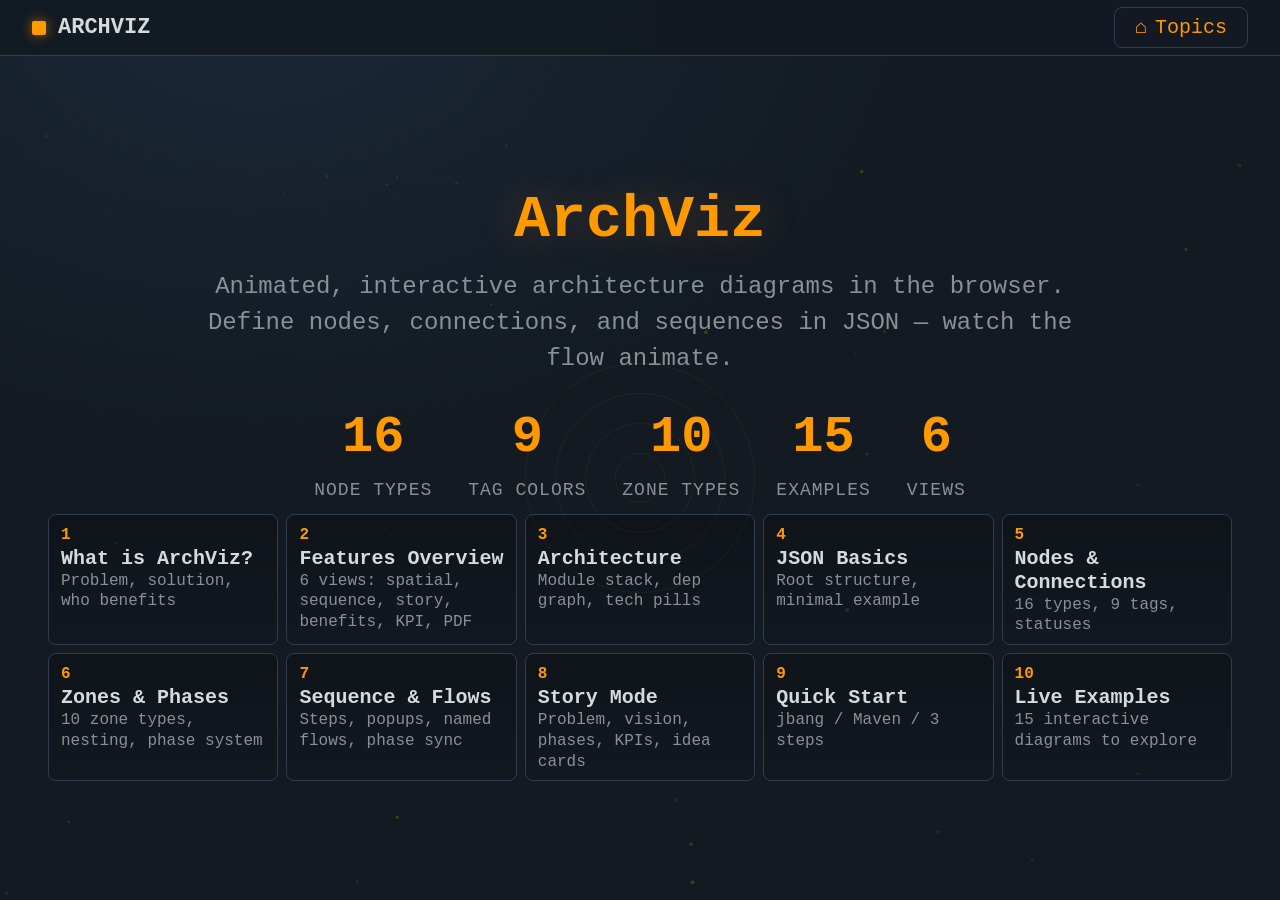
<file: docs/index.html>
<!DOCTYPE html>
<html lang="en">
<head>
<meta charset="utf-8"/>
<meta name="viewport" content="width=device-width,initial-scale=1"/>
<title>ArchViz — Interactive Guide</title>
<link rel="stylesheet" href="css/wizard.css"/>
</head>
<body>
<canvas id="particles"></canvas>

<div class="topbar">
  <div class="brand" onclick="goHome()"><div class="logo"></div><div><div class="title">ARCHVIZ</div></div></div>
  <div class="step-indicator" id="stepIndicator"></div>
  <button class="home-btn" onclick="goHome()"><span style="font-size:20px">&#8962;</span> Topics</button>
</div>

<div class="bottombar" id="bottombar" style="display:none">
  <button class="nav-btn" id="prevBtn" onclick="prevPage()">&#8592; Prev</button>
  <div class="progress-dots" id="progressDots"></div>
  <button class="nav-btn primary" id="nextBtn" onclick="nextPage()">Next &#8594;</button>
</div>

<!-- LANDING -->
<div class="landing active" id="landingPage">
  <div class="rings"><div class="ring"></div><div class="ring"></div><div class="ring"></div><div class="ring"></div></div>
  <h1 class="hero-title">ArchViz</h1>
  <p class="hero-sub">Animated, interactive architecture diagrams in the browser. Define nodes, connections, and sequences in JSON &mdash; watch the flow animate.</p>
  <div class="stats-row">
    <div class="stat"><div class="stat-val">16</div><div class="stat-lbl">Node Types</div></div>
    <div class="stat"><div class="stat-val">9</div><div class="stat-lbl">Tag Colors</div></div>
    <div class="stat"><div class="stat-val">10</div><div class="stat-lbl">Zone Types</div></div>
    <div class="stat"><div class="stat-val">15</div><div class="stat-lbl">Examples</div></div>
    <div class="stat"><div class="stat-val">6</div><div class="stat-lbl">Views</div></div>
  </div>
  <div class="topic-grid" id="topicGrid"></div>
</div>

<!-- DYNAMIC PAGE CONTAINER -->
<div class="page" id="pageContainer"></div>

<script src="js/wizard.js"></script>
</body>
</html>
</file>
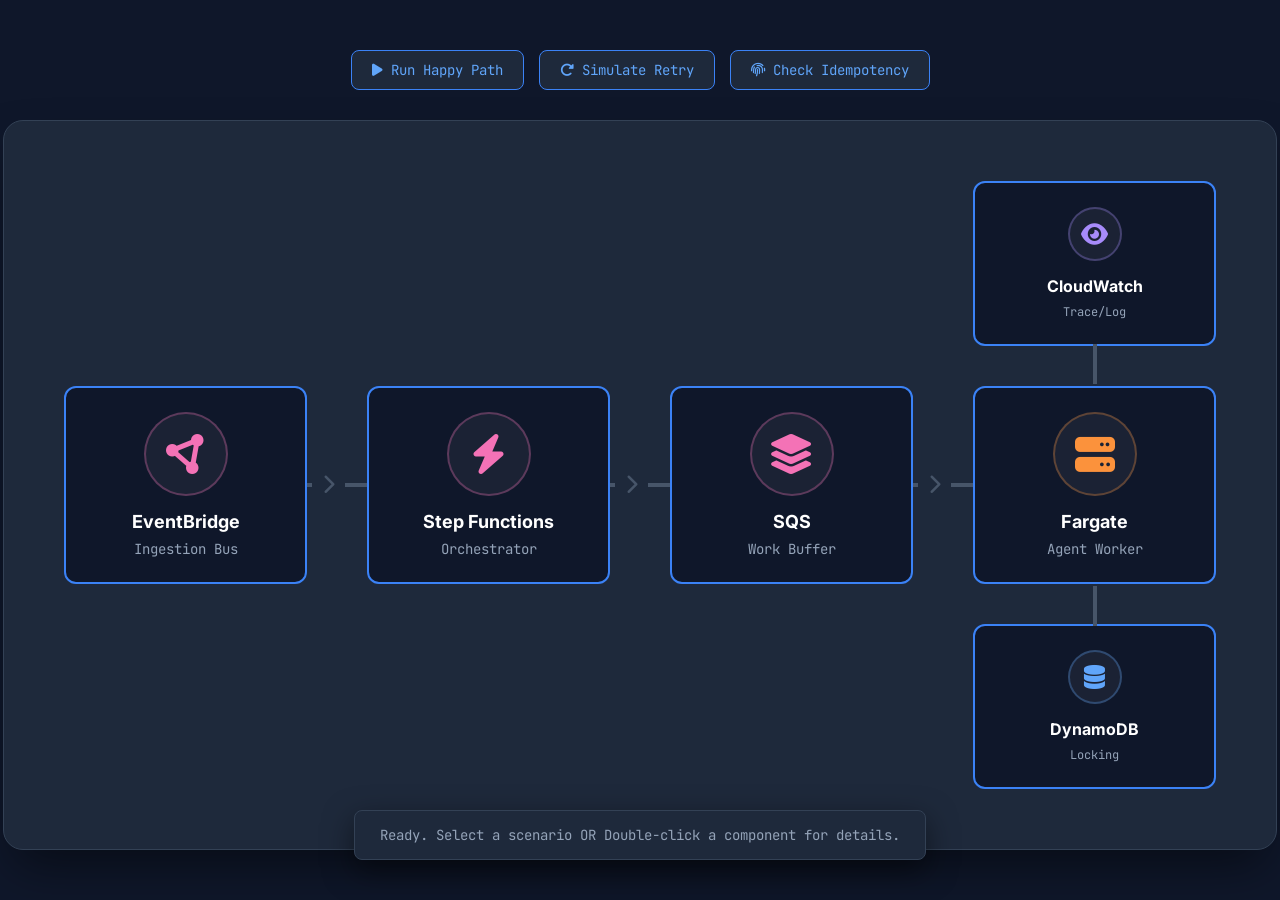
<file: animation.html>
<!DOCTYPE html>
<html lang="en">
<head>
    <meta charset="UTF-8">
    <meta name="viewport" content="width=device-width, initial-scale=1.0">
    <title>AWS Agent Runtime Architecture - Interactive</title>
    <link rel="stylesheet" href="https://cdnjs.cloudflare.com/ajax/libs/font-awesome/6.5.1/css/all.min.css">
    <link href="https://fonts.googleapis.com/css2?family=Inter:wght@400;600;700&family=JetBrains+Mono:wght@400;500&display=swap" rel="stylesheet">
    <style>
        body {
            background-color: #0f172a; /* Slate 900 */
            color: #f8fafc;
            font-family: 'Inter', sans-serif;
            margin: 0;
            height: 100vh;
            display: flex;
            flex-direction: column;
            justify-content: center;
            align-items: center;
            overflow: hidden;
        }

        /* --- CONTROLS UI --- */
        .controls {
            margin-bottom: 30px;
            display: flex;
            gap: 15px;
            z-index: 10;
        }

        .btn {
            background: #1e293b;
            border: 1px solid #3b82f6;
            color: #60a5fa;
            padding: 10px 20px;
            border-radius: 8px;
            cursor: pointer;
            font-family: 'JetBrains Mono', monospace;
            font-size: 14px;
            transition: all 0.2s;
            display: flex;
            align-items: center;
            gap: 8px;
        }

        .btn:hover {
            background: #3b82f6;
            color: #fff;
            box-shadow: 0 0 15px rgba(59, 130, 246, 0.4);
        }

        .btn:disabled {
            opacity: 0.5;
            cursor: not-allowed;
            border-color: #475569;
            color: #94a3b8;
            background: #1e293b;
            box-shadow: none;
        }

        .status-log {
            position: absolute;
            bottom: 40px;
            left: 50%;
            transform: translateX(-50%);
            background: #1e293b;
            border: 1px solid #334155;
            padding: 15px 25px;
            border-radius: 8px;
            font-family: 'JetBrains Mono', monospace;
            font-size: 14px;
            color: #94a3b8;
            min-width: 400px;
            text-align: center;
            box-shadow: 0 10px 30px rgba(0,0,0,0.5);
            transition: color 0.3s;
            z-index: 10;
        }

        .status-log.active { color: #4ade80; border-color: #4ade80; }
        .status-log.error { color: #f87171; border-color: #f87171; }
        .status-log.warn { color: #fbbf24; border-color: #fbbf24; }

        /* --- DIAGRAM CONTAINER --- */
        .diagram-container {
            position: relative;
            background: #1e293b;
            padding: 60px;
            border-radius: 20px;
            border: 1px solid #334155;
            box-shadow: 0 25px 50px -12px rgba(0, 0, 0, 0.5);
            display: grid;
            grid-template-columns: repeat(4, 1fr);
            gap: 60px;
            align-items: center;
            max-width: 1200px;
            width: 90%;
            transition: filter 0.3s;
        }

        /* Connecting Lines */
        .diagram-container::before {
            content: '';
            position: absolute;
            top: 50%;
            left: 100px;
            right: 100px;
            height: 4px;
            background: #475569;
            z-index: 0;
            transform: translateY(-50%);
        }

        .node {
            position: relative;
            background: #0f172a;
            border: 2px solid #3b82f6;
            border-radius: 12px;
            padding: 24px;
            display: flex;
            flex-direction: column;
            align-items: center;
            text-align: center;
            z-index: 1;
            min-width: 160px;
            transition: all 0.3s cubic-bezier(0.4, 0, 0.2, 1);
            cursor: zoom-in;
        }

        .node:hover {
            transform: translateY(-5px);
            box-shadow: 0 10px 25px rgba(0,0,0,0.3);
        }

        /* Active State Animation */
        .node.active-node {
            border-color: #4ade80;
            box-shadow: 0 0 30px rgba(74, 222, 128, 0.3);
            transform: scale(1.05);
        }
        .node.error-node {
            border-color: #f87171;
            box-shadow: 0 0 30px rgba(248, 113, 113, 0.3);
        }
        .node.warn-node {
            border-color: #fbbf24;
            box-shadow: 0 0 30px rgba(251, 191, 36, 0.3);
        }

        .node-icon {
            font-size: 40px;
            margin-bottom: 15px;
            display: flex;
            align-items: center;
            justify-content: center;
            width: 80px;
            height: 80px;
            border-radius: 50%;
            background: rgba(255, 255, 255, 0.05);
            transition: background 0.3s;
        }

        .node h3 { margin: 0 0 8px 0; font-size: 18px; color: #ffffff; }
        .node p { margin: 0; font-size: 14px; color: #94a3b8; font-family: 'JetBrains Mono', monospace; }

        /* Hint for double click */
        .hint {
            position: absolute;
            bottom: -25px;
            font-size: 10px;
            color: #64748b;
            opacity: 0;
            transition: opacity 0.2s;
        }
        .node:hover .hint { opacity: 1; }

        /* Node Specific Colors */
        .node.integration .node-icon { color: #f472b6; border: 2px solid rgba(244, 114, 182, 0.3); }
        .node.compute .node-icon { color: #fb923c; border: 2px solid rgba(251, 146, 60, 0.3); }
        .node.database .node-icon { color: #60a5fa; border: 2px solid rgba(96, 165, 250, 0.3); }
        .node.management .node-icon { color: #a78bfa; border: 2px solid rgba(167, 139, 250, 0.3); }

        /* Arrows between nodes */
        .arrow {
            position: absolute;
            top: 50%;
            right: -40px;
            transform: translateY(-50%);
            color: #475569;
            font-size: 20px;
            background: #1e293b;
            padding: 0 10px;
        }
        
        /* Specialized Layout Logic */
        .col-group {
            display: flex;
            flex-direction: column;
            gap: 20px;
            position: relative;
        }

        .vertical-line {
            position: absolute;
            width: 4px;
            background: #475569;
            left: 50%;
            transform: translateX(-50%);
            z-index: 0;
        }
        .vl-top { top: -40px; height: 40px; }
        .vl-bottom { bottom: -40px; height: 40px; }

        /* --- ANIMATION PARTICLES --- */
        .packet {
            position: absolute;
            width: 16px;
            height: 16px;
            background: #fff;
            border-radius: 50%;
            box-shadow: 0 0 10px #fff, 0 0 20px #4ade80;
            z-index: 100;
            display: none; /* Hidden by default */
            pointer-events: none;
            transition: transform 0.5s linear;
        }
        
        .pulse-ring {
            position: absolute;
            top: 50%; left: 50%;
            transform: translate(-50%, -50%);
            width: 100%; height: 100%;
            border-radius: 12px;
            border: 2px solid rgba(74, 222, 128, 0.5);
            animation: pulse 1.5s infinite;
            pointer-events: none;
            display: none;
        }

        @keyframes pulse {
            0% { transform: translate(-50%, -50%) scale(1); opacity: 1; }
            100% { transform: translate(-50%, -50%) scale(1.5); opacity: 0; }
        }

        /* --- DETAIL MODAL --- */
        .modal-overlay {
            position: fixed;
            top: 0; left: 0; right: 0; bottom: 0;
            background: rgba(15, 23, 42, 0.85);
            backdrop-filter: blur(5px);
            z-index: 1000;
            display: flex;
            justify-content: center;
            align-items: center;
            opacity: 0;
            pointer-events: none;
            transition: opacity 0.3s;
        }
        .modal-overlay.active {
            opacity: 1;
            pointer-events: all;
        }

        .modal-content {
            background: #1e293b;
            border: 1px solid #334155;
            border-radius: 16px;
            width: 800px;
            max-width: 90%;
            padding: 40px;
            box-shadow: 0 50px 100px -20px rgba(0,0,0,0.8);
            transform: scale(0.9);
            transition: transform 0.3s;
            position: relative;
        }
        .modal-overlay.active .modal-content {
            transform: scale(1);
        }

        .close-btn {
            position: absolute;
            top: 20px; right: 20px;
            color: #94a3b8;
            font-size: 24px;
            cursor: pointer;
            transition: color 0.2s;
        }
        .close-btn:hover { color: #fff; }

        .detail-header {
            display: flex;
            align-items: center;
            gap: 20px;
            margin-bottom: 30px;
            border-bottom: 1px solid #334155;
            padding-bottom: 20px;
        }

        .detail-icon {
            font-size: 32px;
            width: 60px; height: 60px;
            border-radius: 12px;
            display: flex;
            justify-content: center;
            align-items: center;
            background: rgba(255,255,255,0.05);
        }

        .detail-title h2 { margin: 0; font-size: 24px; color: #fff; }
        .detail-title p { margin: 5px 0 0; color: #94a3b8; }

        .detail-body {
            display: grid;
            grid-template-columns: 1fr 1fr;
            gap: 30px;
        }

        .code-block {
            background: #0f172a;
            padding: 20px;
            border-radius: 8px;
            font-family: 'JetBrains Mono', monospace;
            font-size: 13px;
            color: #e2e8f0;
            border: 1px solid #334155;
            overflow-x: auto;
        }

        .code-comment { color: #64748b; }
        .code-key { color: #60a5fa; }
        .code-val { color: #4ade80; }

        .flow-diagram {
            display: flex;
            flex-direction: column;
            gap: 10px;
            align-items: center;
            justify-content: center;
        }
        .flow-step {
            background: #334155;
            padding: 8px 16px;
            border-radius: 4px;
            font-size: 12px;
            color: #fff;
            width: 100%;
            text-align: center;
            border: 1px solid #475569;
        }
        .flow-arrow { color: #64748b; }

    </style>
</head>
<body>

    <div class="controls">
        <button class="btn" onclick="runScenario('happyPath')" id="btn-happy">
            <i class="fa-solid fa-play"></i> Run Happy Path
        </button>
        <button class="btn" onclick="runScenario('retry')" id="btn-retry">
            <i class="fa-solid fa-rotate-right"></i> Simulate Retry
        </button>
        <button class="btn" onclick="runScenario('idempotency')" id="btn-idem">
            <i class="fa-solid fa-fingerprint"></i> Check Idempotency
        </button>
    </div>

    <div class="diagram-container" id="container">
        <!-- The moving packet -->
        <div class="packet" id="packet"></div>

        <!-- Step 1: Ingest -->
        <div class="node integration" id="node-eventbridge" ondblclick="openModal('eb')">
            <div class="node-icon"><i class="fa-solid fa-circle-nodes"></i></div>
            <h3>EventBridge</h3>
            <p>Ingestion Bus</p>
            <i class="fa-solid fa-chevron-right arrow"></i>
            <div class="hint">Double-click for details</div>
        </div>

        <!-- Step 2: Orchestrate -->
        <div class="node integration" id="node-sfn" ondblclick="openModal('sfn')">
            <div class="node-icon"><i class="fa-solid fa-bolt"></i></div>
            <h3>Step Functions</h3>
            <p>Orchestrator</p>
            <i class="fa-solid fa-chevron-right arrow"></i>
            <div class="hint">Double-click for details</div>
        </div>

        <!-- Step 3: Buffer -->
        <div class="node integration" id="node-sqs" ondblclick="openModal('sqs')">
            <div class="node-icon"><i class="fa-solid fa-layer-group"></i></div>
            <h3>SQS</h3>
            <p>Work Buffer</p>
            <i class="fa-solid fa-chevron-right arrow"></i>
            <div class="hint">Double-click for details</div>
        </div>

        <!-- Step 4: Execute & Persist -->
        <div class="col-group">
            
            <!-- Management (Top) -->
            <div class="node management" id="node-cloudwatch" ondblclick="openModal('cw')" style="margin-bottom: 20px;">
                <div class="vertical-line vl-bottom"></div>
                <div class="node-icon" style="width: 50px; height: 50px; font-size: 24px;"><i class="fa-solid fa-eye"></i></div>
                <h3 style="font-size: 16px;">CloudWatch</h3>
                <p style="font-size: 12px;">Trace/Log</p>
                <div class="hint">Dbl-Click</div>
            </div>

            <!-- Compute (Center) -->
            <div class="node compute" id="node-fargate" ondblclick="openModal('fargate')">
                <div class="node-icon"><i class="fa-solid fa-server"></i></div>
                <h3>Fargate</h3>
                <p>Agent Worker</p>
                <div class="pulse-ring" id="fargate-pulse"></div>
                <div class="hint">Double-click for details</div>
            </div>

            <!-- Database (Bottom) -->
            <div class="node database" id="node-dynamo" ondblclick="openModal('ddb')" style="margin-top: 20px;">
                <div class="vertical-line vl-top"></div>
                <div class="node-icon" style="width: 50px; height: 50px; font-size: 24px;"><i class="fa-solid fa-database"></i></div>
                <h3 style="font-size: 16px;">DynamoDB</h3>
                <p style="font-size: 12px;">Locking</p>
                <div class="hint">Dbl-Click</div>
            </div>

        </div>
    </div>

    <div class="status-log" id="statusLog">Ready. Select a scenario OR Double-click a component for details.</div>

    <!-- MODAL -->
    <div class="modal-overlay" id="modalOverlay">
        <div class="modal-content" id="modalContent">
            <i class="fa-solid fa-xmark close-btn" onclick="closeModal()"></i>
            <div id="modalBody">
                <!-- Content injected via JS -->
            </div>
        </div>
    </div>

    <script>
        const nodes = {
            eb: document.getElementById('node-eventbridge'),
            sfn: document.getElementById('node-sfn'),
            sqs: document.getElementById('node-sqs'),
            fargate: document.getElementById('node-fargate'),
            cw: document.getElementById('node-cloudwatch'),
            ddb: document.getElementById('node-dynamo')
        };
        const packet = document.getElementById('packet');
        const statusLog = document.getElementById('statusLog');
        const btns = document.querySelectorAll('.btn');
        const modalOverlay = document.getElementById('modalOverlay');
        const modalBody = document.getElementById('modalBody');

        let isRunning = false;

        // --- DETAIL DATA ---
        const details = {
            eb: {
                icon: '<i class="fa-solid fa-circle-nodes" style="color: #f472b6;"></i>',
                title: 'EventBridge (The Signal)',
                desc: 'Decouples ingestion from execution. Uses Rules to route specific business events to the correct State Machine.',
                left: `
                    <h4>Event Pattern (JSON)</h4>
                    <div class="code-block">
                        {<br>
                        &nbsp;&nbsp;<span class="code-key">"source"</span>: <span class="code-val">"com.fintech.kyc"</span>,<br>
                        &nbsp;&nbsp;<span class="code-key">"detail-type"</span>: <span class="code-val">"KYC_Requested"</span>,<br>
                        &nbsp;&nbsp;<span class="code-key">"detail"</span>: {<br>
                        &nbsp;&nbsp;&nbsp;&nbsp;<span class="code-key">"userId"</span>: <span class="code-val">"u-12345"</span>,<br>
                        &nbsp;&nbsp;&nbsp;&nbsp;<span class="code-key">"tier"</span>: <span class="code-val">"platinum"</span><br>
                        &nbsp;&nbsp;}<br>
                        }
                    </div>
                `,
                right: `
                    <h4>Rule Routing</h4>
                    <div class="flow-diagram">
                        <div class="flow-step">Rule: <span style="color:#f472b6">KYC_Start_Rule</span></div>
                        <i class="fa-solid fa-arrow-down flow-arrow"></i>
                        <div class="flow-step">Target: <span style="color:#fb923c">Step Functions (AgentOrchestrator)</span></div>
                        <i class="fa-solid fa-arrow-down flow-arrow"></i>
                        <div class="flow-step">InputTransformer: Pass only <code>detail.userId</code></div>
                    </div>
                `
            },
            sfn: {
                icon: '<i class="fa-solid fa-bolt" style="color: #f472b6;"></i>',
                title: 'Step Functions (The Brain)',
                desc: 'Manages state, retries, and the "Wait for Callback" pattern. It pauses execution while the Agent works asynchronously.',
                left: `
                    <h4>State Machine Def (ASL)</h4>
                    <div class="code-block">
                        <span class="code-comment"># The Task Token Pattern</span><br>
                        "ProcessWork": {<br>
                        &nbsp;&nbsp;"Type": "Task",<br>
                        &nbsp;&nbsp;"Resource": "arn:aws:states:::sqs:sendMessage<span class="code-val">.waitForTaskToken</span>",<br>
                        &nbsp;&nbsp;"Parameters": {<br>
                        &nbsp;&nbsp;&nbsp;&nbsp;"QueueUrl": "...",<br>
                        &nbsp;&nbsp;&nbsp;&nbsp;"MessageBody": {<br>
                        &nbsp;&nbsp;&nbsp;&nbsp;&nbsp;&nbsp;"TaskToken.$": "$$.Task.Token",<br>
                        &nbsp;&nbsp;&nbsp;&nbsp;&nbsp;&nbsp;"Input.$": "$" <br>
                        &nbsp;&nbsp;&nbsp;&nbsp;}<br>
                        &nbsp;&nbsp;}<br>
                        }
                    </div>
                `,
                right: `
                    <h4>Orchestration Flow</h4>
                    <div class="flow-diagram">
                        <div class="flow-step">Start Execution</div>
                        <i class="fa-solid fa-arrow-down flow-arrow"></i>
                        <div class="flow-step">Resolve Dependencies (Lambda)</div>
                        <i class="fa-solid fa-arrow-down flow-arrow"></i>
                        <div class="flow-step" style="border-color: #f472b6">Push to SQS & <b>WAIT</b></div>
                        <div style="font-size:10px; color:#64748b; margin: -5px 0;">(Paused for Agent)</div>
                        <i class="fa-solid fa-arrow-down flow-arrow"></i>
                        <div class="flow-step">Receive TaskSuccess</div>
                        <i class="fa-solid fa-arrow-down flow-arrow"></i>
                        <div class="flow-step">End / Loop</div>
                    </div>
                `
            },
            sqs: {
                icon: '<i class="fa-solid fa-layer-group" style="color: #f472b6;"></i>',
                title: 'SQS (The Buffer)',
                desc: 'Protects downstream agents from traffic spikes. Provides visibility timeouts to handle agent crashes automatically.',
                left: `
                    <h4>Queue Configuration</h4>
                    <div class="code-block">
                        <span class="code-key">QueueName</span>: <span class="code-val">Agent-Work-Queue</span><br>
                        <span class="code-key">VisibilityTimeout</span>: <span class="code-val">300s</span><br>
                        <span class="code-comment"># If agent dies, msg reappears after 300s</span><br><br>
                        <span class="code-key">RedrivePolicy</span>: {<br>
                        &nbsp;&nbsp;"deadLetterTargetArn": "arn:..DLQ",<br>
                        &nbsp;&nbsp;"maxReceiveCount": <span class="code-val">3</span><br>
                        }
                    </div>
                `,
                right: `
                    <h4>Reliability Mechanics</h4>
                    <div class="flow-diagram">
                        <div class="flow-step">Message Enqueued</div>
                        <i class="fa-solid fa-arrow-down flow-arrow"></i>
                        <div class="flow-step">Agent Polls & Locks (Invisible)</div>
                        <i class="fa-solid fa-arrow-down flow-arrow"></i>
                        <div style="display:flex; gap:10px; width:100%">
                            <div class="flow-step" style="border-color:#f87171">Crash?</div>
                            <div class="flow-step" style="border-color:#4ade80">Success?</div>
                        </div>
                        <div style="display:flex; gap:10px; width:100%">
                            <div class="flow-step">Timeout & Retry</div>
                            <div class="flow-step">Delete Msg</div>
                        </div>
                    </div>
                `
            },
            fargate: {
                icon: '<i class="fa-solid fa-server" style="color: #fb923c;"></i>',
                title: 'Fargate (The Worker)',
                desc: 'Runs the Agent code in a container. It pulls work, calls the LLM, and reports back to Step Functions.',
                left: `
                    <h4>Agent Loop Logic</h4>
                    <div class="code-block">
                        <span class="code-key">while</span> (true):<br>
                        &nbsp;&nbsp;msg = sqs.receive_message()<br>
                        &nbsp;&nbsp;token = msg.body.TaskToken<br>
                        <br>
                        &nbsp;&nbsp;<span class="code-comment"># Idempotency Check</span><br>
                        &nbsp;&nbsp;<span class="code-key">if</span> dynamo.exists(msg.id): continue<br>
                        <br>
                        &nbsp;&nbsp;<span class="code-comment"># AI Processing</span><br>
                        &nbsp;&nbsp;result = agent.run(msg.input)<br>
                        <br>
                        &nbsp;&nbsp;<span class="code-key">if</span> result.success:<br>
                        &nbsp;&nbsp;&nbsp;&nbsp;sfn.send_task_success(token, result)<br>
                        &nbsp;&nbsp;&nbsp;&nbsp;sqs.delete_message(msg)
                    </div>
                `,
                right: `
                    <h4>Component Stack</h4>
                    <div class="flow-diagram">
                        <div class="flow-step" style="background: #1e293b">Docker Container</div>
                        <div class="flow-step" style="background: #0f172a; margin-top:-5px">Python / Node Agent SDK</div>
                        <div class="flow-step" style="background: #0f172a; margin-top:-5px">LLM Tools (Bedrock/Anthropic)</div>
                        <div class="flow-step" style="background: #0f172a; margin-top:-5px">AWS SDK (Boto3)</div>
                    </div>
                `
            },
            ddb: {
                icon: '<i class="fa-solid fa-database" style="color: #60a5fa;"></i>',
                title: 'DynamoDB (The Lock)',
                desc: 'Ensures exactly-once processing (Idempotency) and stores the audit trail of what the agent decided.',
                left: `
                    <h4>Table Schema</h4>
                    <div class="code-block">
                        <span class="code-key">PK</span>: <span class="code-val">JobId#12345</span><br>
                        <span class="code-key">SK</span>: <span class="code-val">Step#Verification</span><br>
                        <br>
                        <span class="code-key">Attributes</span>:<br>
                        &nbsp;&nbsp;status: "COMPLETED"<br>
                        &nbsp;&nbsp;agent_decision: "APPROVED"<br>
                        &nbsp;&nbsp;timestamp: 167888221<br>
                        &nbsp;&nbsp;ttl: 167900000
                    </div>
                `,
                right: `
                    <h4>Conditional Write</h4>
                    <div class="flow-diagram">
                        <div class="flow-step">Agent attempts Write</div>
                        <i class="fa-solid fa-arrow-down flow-arrow"></i>
                        <div class="flow-step">Condition: <br><code>attribute_not_exists(PK)</code></div>
                        <i class="fa-solid fa-arrow-down flow-arrow"></i>
                        <div style="display:flex; gap:10px; width:100%">
                            <div class="flow-step" style="border-color:#4ade80">Success<br>(Do Work)</div>
                            <div class="flow-step" style="border-color:#f87171">Fail<br>(Skip Work)</div>
                        </div>
                    </div>
                `
            },
            cw: {
                icon: '<i class="fa-solid fa-eye" style="color: #a78bfa;"></i>',
                title: 'CloudWatch / X-Ray',
                desc: 'Provides end-to-end distributed tracing. Links the EventBridge Trigger to the Step Function Execution to the Fargate Logs.',
                left: `
                    <h4>Trace Segment</h4>
                    <div class="code-block">
                        <span class="code-key">TraceId</span>: 1-64a...<br>
                        <span class="code-key">Segments</span>: [<br>
                        &nbsp;&nbsp;{ name: "EventBridge", time: 0.1s },<br>
                        &nbsp;&nbsp;{ name: "StepFunctions", time: 0.2s },<br>
                        &nbsp;&nbsp;{ name: "Fargate", time: 2.5s, <br>
                        &nbsp;&nbsp;&nbsp;&nbsp;annotations: { <br>
                        &nbsp;&nbsp;&nbsp;&nbsp;&nbsp;&nbsp;"Model": "Claude-3",<br>
                        &nbsp;&nbsp;&nbsp;&nbsp;&nbsp;&nbsp;"Tokens": 450<br>
                        &nbsp;&nbsp;&nbsp;&nbsp;}<br>
                        &nbsp;&nbsp;}<br>
                        ]
                    </div>
                `,
                right: `
                    <h4>Dashboard Metrics</h4>
                    <div class="flow-diagram">
                        <div class="flow-step">Agent_Duration_Seconds</div>
                        <div class="flow-step">Token_Usage_Count</div>
                        <div class="flow-step">Tool_Use_Failure_Rate</div>
                        <div class="flow-step">Idempotency_Hit_Count</div>
                    </div>
                `
            }
        };

        // --- FUNCTIONS ---

        function openModal(nodeId) {
            const data = details[nodeId];
            if(!data) return;

            modalBody.innerHTML = `
                <div class="detail-header">
                    <div class="detail-icon">${data.icon}</div>
                    <div class="detail-title">
                        <h2>${data.title}</h2>
                        <p>${data.desc}</p>
                    </div>
                </div>
                <div class="detail-body">
                    <div>${data.left}</div>
                    <div>${data.right}</div>
                </div>
            `;
            modalOverlay.classList.add('active');
        }

        function closeModal() {
            modalOverlay.classList.remove('active');
        }

        // Close on background click
        modalOverlay.addEventListener('click', (e) => {
            if (e.target === modalOverlay) closeModal();
        });

        // Existing helper functions
        function setStatus(msg, type = 'normal') {
            statusLog.innerText = msg;
            statusLog.className = 'status-log ' + type;
        }

        function highlightNode(nodeId, type = 'active-node', duration = 1000) {
            const node = nodes[nodeId];
            node.classList.add(type);
            setTimeout(() => node.classList.remove(type), duration);
        }

        function getCenter(element) {
            const rect = element.getBoundingClientRect();
            const containerRect = document.getElementById('container').getBoundingClientRect();
            return {
                x: rect.left + rect.width / 2 - containerRect.left,
                y: rect.top + rect.height / 2 - containerRect.top
            };
        }

        async function movePacket(fromId, toId, duration = 800) {
            const start = getCenter(nodes[fromId]);
            const end = getCenter(nodes[toId]);
            
            // Initial Position
            packet.style.transition = 'none';
            packet.style.display = 'block';
            packet.style.left = `${start.x}px`;
            packet.style.top = `${start.y}px`;
            
            // Force reflow
            void packet.offsetWidth; 

            // Move
            packet.style.transition = `all ${duration}ms cubic-bezier(0.45, 0, 0.55, 1)`;
            packet.style.left = `${end.x}px`;
            packet.style.top = `${end.y}px`;

            return new Promise(resolve => setTimeout(resolve, duration));
        }

        async function pulseNode(nodeId, color = '#4ade80') {
            highlightNode(nodeId);
            return new Promise(resolve => setTimeout(resolve, 500));
        }

        function toggleBtns(disable) {
            btns.forEach(b => b.disabled = disable);
            isRunning = disable;
        }

        // --- SCENARIOS ---

        async function runScenario(type) {
            if(isRunning) return;
            toggleBtns(true);

            try {
                // 1. Ingest
                setStatus("EventBridge receives signal...");
                await pulseNode('eb');
                await movePacket('eb', 'sfn');

                // 2. Orchestrate
                setStatus("Step Functions: Waiting for Agent...");
                await pulseNode('sfn');
                await movePacket('sfn', 'sqs');

                // 3. Buffer
                setStatus("SQS: Buffered (Visibility Window Started)");
                await pulseNode('sqs');
                await movePacket('sqs', 'fargate');

                // 4. Execution Start
                setStatus("Fargate: Agent Working...");
                nodes['fargate'].classList.add('active-node');

                if (type === 'happyPath') {
                    // Check Lock
                    setStatus("Fargate: Checking Idempotency Lock...");
                    await movePacket('fargate', 'ddb', 400);
                    await pulseNode('ddb');
                    setStatus("DynamoDB: Lock Acquired.");
                    await movePacket('ddb', 'fargate', 400);

                    // Execute
                    await new Promise(r => setTimeout(r, 800)); // processing simulation

                    // Log Trace
                    setStatus("Fargate: Sending Trace & Success...");
                    await movePacket('fargate', 'cw', 400);
                    await pulseNode('cw');
                    await movePacket('cw', 'fargate', 400);

                    setStatus("Success! Callback sent to Step Functions.", "active");
                } 
                else if (type === 'retry') {
                    // Fail
                    setStatus("Fargate: Error! (Process Crashed)", "error");
                    nodes['fargate'].classList.remove('active-node');
                    nodes['fargate'].classList.add('error-node');
                    await new Promise(r => setTimeout(r, 1000));

                    // Return to Queue
                    setStatus("SQS: Visibility Timeout Expired. Re-queueing...", "warn");
                    await movePacket('fargate', 'sqs');
                    nodes['fargate'].classList.remove('error-node');
                    
                    await new Promise(r => setTimeout(r, 500));
                    setStatus("SQS: Redrive attempt 2/3...", "warn");
                    await pulseNode('sqs');
                    
                    // Re-drive
                    await movePacket('sqs', 'fargate');
                    nodes['fargate'].classList.add('active-node');
                    setStatus("Fargate: Retry Successful.", "active");
                    await new Promise(r => setTimeout(r, 800));
                }
                else if (type === 'idempotency') {
                     // Check Lock
                    setStatus("Fargate: Checking Idempotency Lock...", "warn");
                    await movePacket('fargate', 'ddb', 400);
                    
                    nodes['ddb'].classList.add('warn-node');
                    setStatus("DynamoDB: Lock Exists! (Duplicate Event)", "warn");
                    await new Promise(r => setTimeout(r, 1000));
                    nodes['ddb'].classList.remove('warn-node');

                    await movePacket('ddb', 'fargate', 400);
                    setStatus("Fargate: Discarding Duplicate.", "active");
                }

                nodes['fargate'].classList.remove('active-node');
                packet.style.display = 'none';

            } catch (e) {
                console.error(e);
            }

            toggleBtns(false);
        }

    </script>
</body>
</html>
</file>
<file: docs/css/wizard.css>
*,*::before,*::after{box-sizing:border-box;margin:0;padding:0}
:root{
  --bg:#131A22;--bg2:#1B2838;--line:#2E3D4F;
  --text:#D5DBDB;--muted:#879196;--accent:#FF9900;
  --warn:#FFB020;--bad:#FF5252;--good:#2ECC71;
  --mono:ui-monospace,SFMono-Regular,Menlo,Monaco,Consolas,"Liberation Mono","Courier New",monospace;
  --glass:rgba(0,0,0,.35);--radius:12px;--tr:.35s cubic-bezier(.4,0,.2,1);
}
html{scroll-behavior:smooth}
body{background:radial-gradient(1200px 800px at 20% 0%,#1B2838 0%,var(--bg) 55%);color:var(--text);font-family:var(--mono);font-size:22px;line-height:1.5;overflow:hidden;height:100vh;width:100vw}
a{color:var(--accent);text-decoration:none}a:hover{text-decoration:underline}
#particles{position:fixed;inset:0;z-index:0;pointer-events:none}

/* ── Override ALL inline font-sizes — CSS controls sizing ── */
.page-inner [style*="font-size"]{font-size:inherit !important}

/* ── Topbar ── */
.topbar{position:fixed;top:0;left:0;right:0;z-index:100;height:56px;display:flex;align-items:center;justify-content:space-between;padding:0 32px;background:rgba(19,26,34,.94);border-bottom:1px solid var(--line);backdrop-filter:blur(12px)}
.topbar .brand{display:flex;align-items:center;gap:12px;cursor:pointer}
.topbar .logo{width:14px;height:14px;background:var(--accent);box-shadow:0 0 12px rgba(255,153,0,.6);border-radius:2px;animation:pulse-logo 2s ease-in-out infinite}
@keyframes pulse-logo{0%,100%{box-shadow:0 0 12px rgba(255,153,0,.6)}50%{box-shadow:0 0 24px rgba(255,153,0,.9)}}
.topbar .title{font-weight:700;font-size:22px}
.home-btn{background:transparent;border:1px solid var(--line);color:var(--accent);padding:8px 20px;border-radius:8px;font-family:var(--mono);font-size:20px;cursor:pointer;transition:var(--tr);display:flex;align-items:center;gap:8px}
.home-btn:hover{border-color:var(--accent);background:rgba(255,153,0,.06)}
.step-indicator{color:var(--muted);font-size:20px}

/* ── Bottom nav ── */
.bottombar{position:fixed;bottom:0;left:0;right:0;z-index:100;height:56px;display:flex;align-items:center;justify-content:space-between;padding:0 32px;background:rgba(19,26,34,.94);border-top:1px solid var(--line);backdrop-filter:blur(12px)}
.nav-btn{background:rgba(255,153,0,.06);border:1px solid rgba(255,153,0,.22);color:var(--text);padding:14px 36px;border-radius:12px;font-family:var(--mono);font-size:22px;font-weight:700;cursor:pointer;transition:var(--tr);min-width:140px}
.nav-btn:hover{background:rgba(255,153,0,.12);box-shadow:0 0 16px rgba(255,153,0,.1)}
.nav-btn:disabled{opacity:.3;cursor:default;box-shadow:none}
.nav-btn.primary{background:rgba(255,153,0,.12);border-color:var(--accent)}
.progress-dots{display:flex;gap:6px;align-items:center}
.progress-dot{width:10px;height:10px;border-radius:50%;border:1px solid var(--line);background:transparent;cursor:pointer;transition:var(--tr)}
.progress-dot.active{background:var(--accent);border-color:var(--accent);box-shadow:0 0 8px rgba(255,153,0,.4)}
.progress-dot.visited{background:rgba(255,153,0,.3);border-color:rgba(255,153,0,.4)}

/* ── Page container ── */
.page{display:none;position:fixed;top:56px;left:0;right:0;bottom:56px;overflow-y:auto;z-index:1;padding:24px 48px}
.page.active{display:flex;align-items:flex-start;justify-content:center;animation:fadeSlideIn .4s ease}
@keyframes fadeSlideIn{from{opacity:0;transform:translateY(14px)}to{opacity:1;transform:translateY(0)}}
.page-inner{max-width:1400px;width:100%}

/* ── Landing ── */
.landing{display:none;position:fixed;top:56px;left:0;right:0;bottom:0;overflow:hidden;z-index:1;padding:10px 48px}
.landing.active{display:flex;flex-direction:column;align-items:center;justify-content:center;animation:fadeSlideIn .4s ease}
.hero-title{font-size:60px;font-weight:700;color:var(--accent);text-shadow:0 0 40px rgba(255,153,0,.25);text-align:center;margin-bottom:4px}
.hero-sub{font-size:24px;color:var(--muted);text-align:center;max-width:900px;margin-bottom:12px}
.topic-grid{display:grid;grid-template-columns:repeat(5,1fr);gap:8px;max-width:1400px;width:100%}
.topic-card{padding:8px 12px;border:1px solid var(--line);border-radius:8px;background:linear-gradient(180deg,rgba(0,0,0,.22),rgba(0,0,0,.05));cursor:pointer;transition:var(--tr);position:relative;overflow:hidden}
.topic-card::before{content:'';position:absolute;top:0;left:0;right:0;height:2px;background:var(--accent);transform:scaleX(0);transition:transform .3s;transform-origin:left}
.topic-card:hover{border-color:rgba(255,153,0,.4);box-shadow:0 6px 18px rgba(255,153,0,.06)}
.topic-card:hover::before{transform:scaleX(1)}
.topic-num{font-size:16px;color:var(--accent);font-weight:700}
.topic-title{font-weight:700;font-size:20px;line-height:1.2}
.topic-desc{font-size:16px;color:var(--muted);line-height:1.3}
.rings{position:absolute;width:250px;height:250px;pointer-events:none;opacity:.08;top:50%;left:50%;transform:translate(-50%,-50%)}
.ring{position:absolute;border:1px solid var(--accent);border-radius:50%;animation:ring-expand 4s ease-out infinite}
.ring:nth-child(1){width:50px;height:50px;top:calc(50% - 25px);left:calc(50% - 25px);animation-delay:0s}
.ring:nth-child(2){width:110px;height:110px;top:calc(50% - 55px);left:calc(50% - 55px);animation-delay:1s}
.ring:nth-child(3){width:170px;height:170px;top:calc(50% - 85px);left:calc(50% - 85px);animation-delay:2s}
.ring:nth-child(4){width:230px;height:230px;top:calc(50% - 115px);left:calc(50% - 115px);animation-delay:3s}
@keyframes ring-expand{0%{transform:scale(.8);opacity:1}100%{transform:scale(1.3);opacity:0}}
.stats-row{display:flex;gap:36px;justify-content:center;flex-wrap:wrap;margin:10px 0}
.stat{text-align:center}
.stat-val{font-size:52px;font-weight:700;color:var(--accent)}
.stat-lbl{font-size:18px;color:var(--muted);text-transform:uppercase;letter-spacing:1px}

/* ── Typography ── */
.page h2{font-size:44px;color:var(--accent);margin-bottom:8px;display:flex;align-items:center;gap:12px}
.page h2 .sn{display:inline-flex;align-items:center;justify-content:center;width:52px;height:52px;border-radius:50%;border:2px solid var(--accent);font-size:24px;font-weight:700;flex-shrink:0;background:rgba(255,153,0,.08)}
.page .sub{color:var(--muted);font-size:26px;margin-bottom:16px}
.page p{margin-bottom:12px;font-size:22px}
.page h3{color:var(--accent);font-size:30px;margin:14px 0 10px}

/* ── Cards ── */
.card{background:linear-gradient(180deg,rgba(0,0,0,.22),rgba(0,0,0,.05));border:1px solid var(--line);border-radius:var(--radius);overflow:hidden;transition:var(--tr)}
.card:hover{border-color:rgba(255,153,0,.3)}
.card-h{padding:12px 18px;border-bottom:1px solid var(--line);background:rgba(0,0,0,.15);font-weight:700;font-size:24px}
.card-b{padding:14px 18px;font-size:22px}

/* ── Grids ── */
.g2{display:grid;grid-template-columns:1fr 1fr;gap:16px}
.g3{display:grid;grid-template-columns:repeat(3,1fr);gap:14px}
.g4{display:grid;grid-template-columns:repeat(4,1fr);gap:14px}
.g5{display:grid;grid-template-columns:repeat(5,1fr);gap:10px}

/* ── Tiles ── */
.tile{padding:14px 18px;border:1px solid var(--line);border-radius:10px;background:rgba(0,0,0,.12);transition:var(--tr)}
.tile:hover{border-color:rgba(255,153,0,.35);background:rgba(255,153,0,.03)}
.tile .nm{font-weight:700;font-size:24px;margin-bottom:4px;display:flex;align-items:center;gap:8px}
.tile .ds{font-size:20px;color:var(--muted);line-height:1.3}

/* ── Badges & Pills ── */
.badge{font-size:16px;padding:3px 10px;border-radius:999px;font-weight:700;display:inline-block}
.badge.green{background:var(--good);color:#000}.badge.yellow{background:var(--warn);color:#000}.badge.red{background:var(--bad);color:#000}.badge.blue{background:#5199FF;color:#000}.badge.muted{background:var(--muted);color:var(--bg)}
.badge.orange{background:var(--accent);color:#000}.badge.purple{background:#9B59B6;color:#fff}.badge.teal{background:#1ABC9C;color:#000}.badge.cyan{background:#00BCD4;color:#000}.badge.gray{background:#7f8c8d;color:#fff}
.pill{display:inline-flex;align-items:center;gap:5px;padding:4px 12px;border-radius:999px;border:1px solid var(--line);font-size:18px;color:var(--muted)}
.pill.a{border-color:rgba(255,153,0,.35);color:var(--accent)}
.tag{font-size:16px;padding:3px 8px;border-radius:4px;border:1px solid rgba(255,153,0,.15);color:var(--accent);background:rgba(255,153,0,.04)}

/* ── Tables ── */
.tbl{width:100%;border-collapse:collapse;font-size:20px}
.tbl th,.tbl td{border-bottom:1px solid rgba(46,61,79,.5);padding:10px 12px;text-align:left}
.tbl th{color:var(--muted);font-weight:700;font-size:18px;text-transform:uppercase;letter-spacing:.5px}

/* ── Terminal ── */
.term{background:#0a0f14;border:1px solid var(--line);border-radius:var(--radius);overflow:hidden;margin:10px 0}
.term-bar{height:26px;background:#1a2028;display:flex;align-items:center;padding:0 12px;gap:6px;border-bottom:1px solid var(--line)}
.term-dot{width:8px;height:8px;border-radius:50%}.term-dot.r{background:#FF5252}.term-dot.y{background:#FFB020}.term-dot.g{background:#2ECC71}
.term-body{padding:12px 18px;font-size:22px;line-height:1.5}
.term-body .p{color:var(--accent)}.term-body .c{color:var(--muted)}.term-body .cmd{color:var(--text)}

/* ── Pipeline ── */
.pipeline{display:flex;flex-direction:column}
.pl-step{display:flex;gap:12px;align-items:flex-start;padding:8px 12px;border-left:3px solid var(--line);margin-left:18px;position:relative;transition:var(--tr)}
.pl-step::before{content:'';position:absolute;left:-9px;top:12px;width:14px;height:14px;border-radius:50%;border:2px solid var(--accent);background:var(--bg);z-index:1;transition:var(--tr)}
.pl-step.on{border-left-color:var(--accent)}.pl-step.on::before{background:var(--accent);box-shadow:0 0 10px rgba(255,153,0,.5)}
.pl-lbl{min-width:32px;font-weight:700;font-size:20px;color:var(--accent);flex-shrink:0}
.pl-body{flex:1}.pl-body .t{font-weight:700;font-size:24px}.pl-body .d{font-size:20px;color:var(--muted)}

/* ── Connector ── */
.conn{width:2px;height:18px;background:var(--line);margin:0 auto;position:relative;overflow:hidden}
.conn::after{content:'';position:absolute;top:-100%;left:0;width:100%;height:50%;background:var(--accent);animation:flow-d 2s linear infinite}
@keyframes flow-d{0%{top:-50%}100%{top:150%}}

/* ── Architecture ── */
.arch{border:1px solid var(--line);border-radius:10px;padding:12px 16px;background:rgba(0,0,0,.18);text-align:center;transition:var(--tr)}
.arch:hover{border-color:rgba(255,153,0,.35)}
.arch .al{font-weight:700;font-size:24px;margin-bottom:4px}.arch .ad{font-size:20px;color:var(--muted)}

/* ── Highlight ── */
.hl{border-left:4px solid var(--accent);padding:14px 18px;background:rgba(255,153,0,.03);border-radius:0 10px 10px 0;margin:12px 0;font-size:22px}
.hl.warn{border-left-color:var(--warn);background:rgba(255,176,32,.03)}
.hl.blue{border-left-color:#5199FF;background:rgba(81,153,255,.03)}

/* ── Example cards (live examples page) ── */
.example-card{display:block;padding:16px 20px;border:1px solid var(--line);border-radius:10px;background:linear-gradient(180deg,rgba(0,0,0,.22),rgba(0,0,0,.05));cursor:pointer;transition:var(--tr);text-decoration:none;color:var(--text);position:relative;overflow:hidden}
.example-card::before{content:'';position:absolute;top:0;left:0;right:0;height:3px;background:var(--accent);transform:scaleX(0);transition:transform .3s;transform-origin:left}
.example-card:hover{border-color:rgba(255,153,0,.4);box-shadow:0 8px 24px rgba(255,153,0,.08);transform:translateY(-2px);text-decoration:none}
.example-card:hover::before{transform:scaleX(1)}
.example-card .ec-title{font-weight:700;font-size:22px;margin-bottom:4px;color:var(--accent)}
.example-card .ec-desc{font-size:18px;color:var(--muted);line-height:1.3}
.example-card .ec-badges{display:flex;gap:6px;margin-top:8px;flex-wrap:wrap}
</file>
